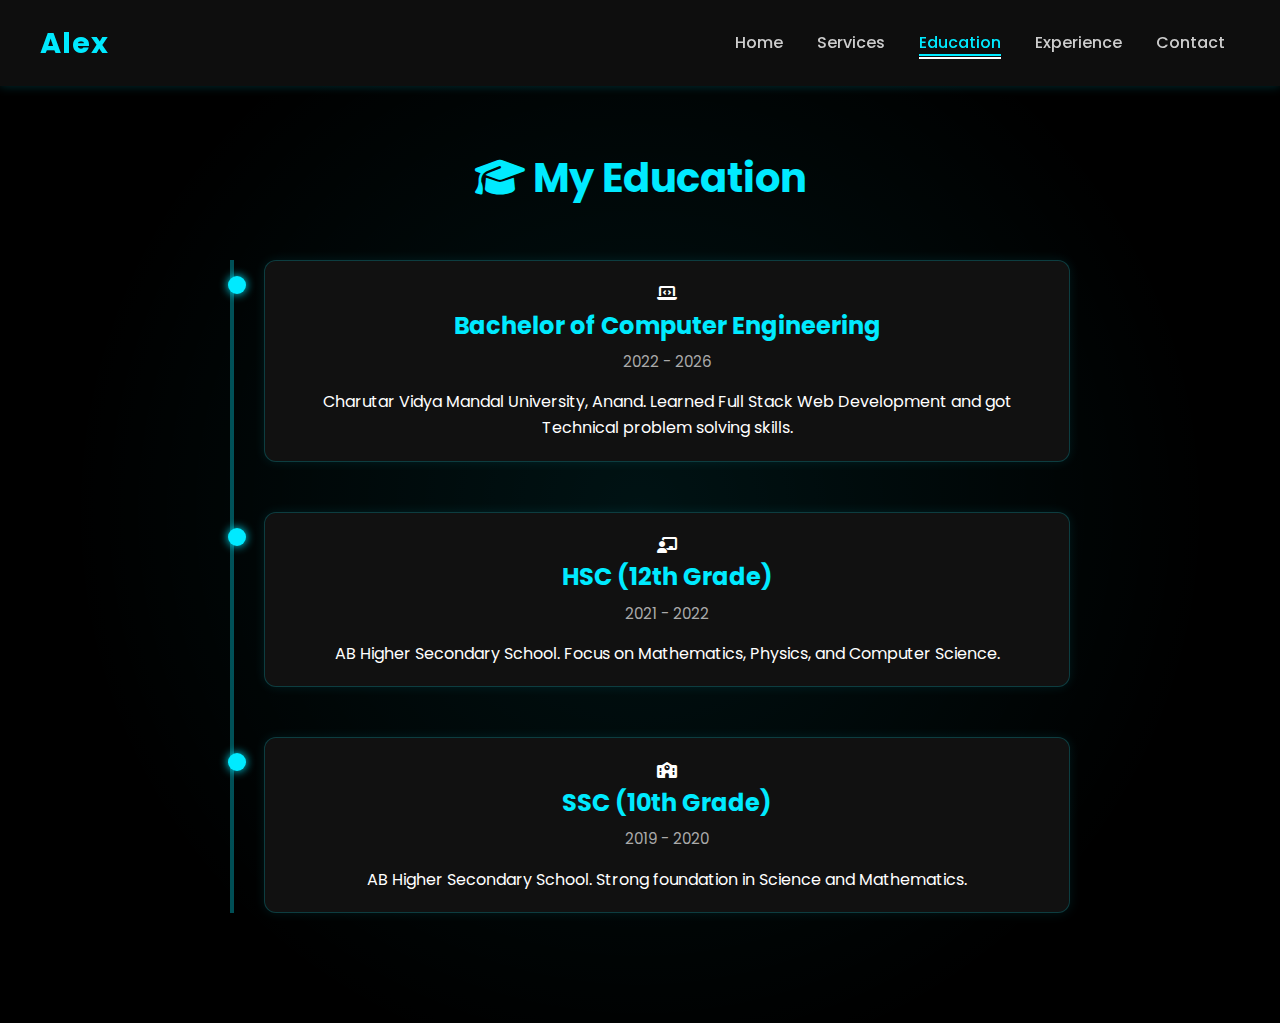
<file: education.html>
<!DOCTYPE html>
<html lang="en">
<head>
    <meta charset="UTF-8" />
    <meta name="viewport" content="width=device-width, initial-scale=1" />
    <link rel="stylesheet" href="https://cdnjs.cloudflare.com/ajax/libs/font-awesome/6.5.2/css/all.min.css" />
    <link rel="stylesheet" href="style.css" />
    <title>Education - Portfolio</title>
</head>
<body>

    <!-- Header -->
    <header>
        <a href="#" class="logo">Alex</a>
        <nav>
            <a href="index.html">Home</a>
            <a href="#">Services</a>
      
            <a href="education.html" class="active">Education</a>
            <a href="experience.html">Experience</a>
           <a href="index.html#contact">Contact</a>

            <link rel="stylesheet" href="edu.css" />
        </nav>
    </header>

    <!-- Education Section -->
    <section class="page-section education-section">
        <h2><i class="fas fa-graduation-cap"></i> My Education</h2>
        <div class="timeline">

            <div class="timeline-item">
                <div class="icon"><i class="fas fa-laptop-code"></i></div>
                <div class="content">
                    <h3>Bachelor of Computer Engineering</h3>
                    <span class="timeline-date">2022 - 2026</span>
                    <p>Charutar Vidya Mandal University, Anand. Learned Full Stack Web Development and got Technical problem solving skills.</p>
                </div>
            </div>

            <div class="timeline-item">
                <div class="icon"><i class="fas fa-chalkboard-teacher"></i></div>
                <div class="content">
                    <h3>HSC (12th Grade)</h3>
                    <span class="timeline-date">2021 - 2022</span>
                    <p>AB Higher Secondary School. Focus on Mathematics, Physics, and Computer Science.</p>
                </div>
            </div>

            <div class="timeline-item">
                <div class="icon"><i class="fas fa-school"></i></div>
                <div class="content">
                    <h3>SSC (10th Grade)</h3>
                    <span class="timeline-date">2019 - 2020</span>
                    <p>AB Higher Secondary School. Strong foundation in Science and Mathematics.</p>
                </div>
            </div>

        </div>
    </section>

</body>
</html>
</file>
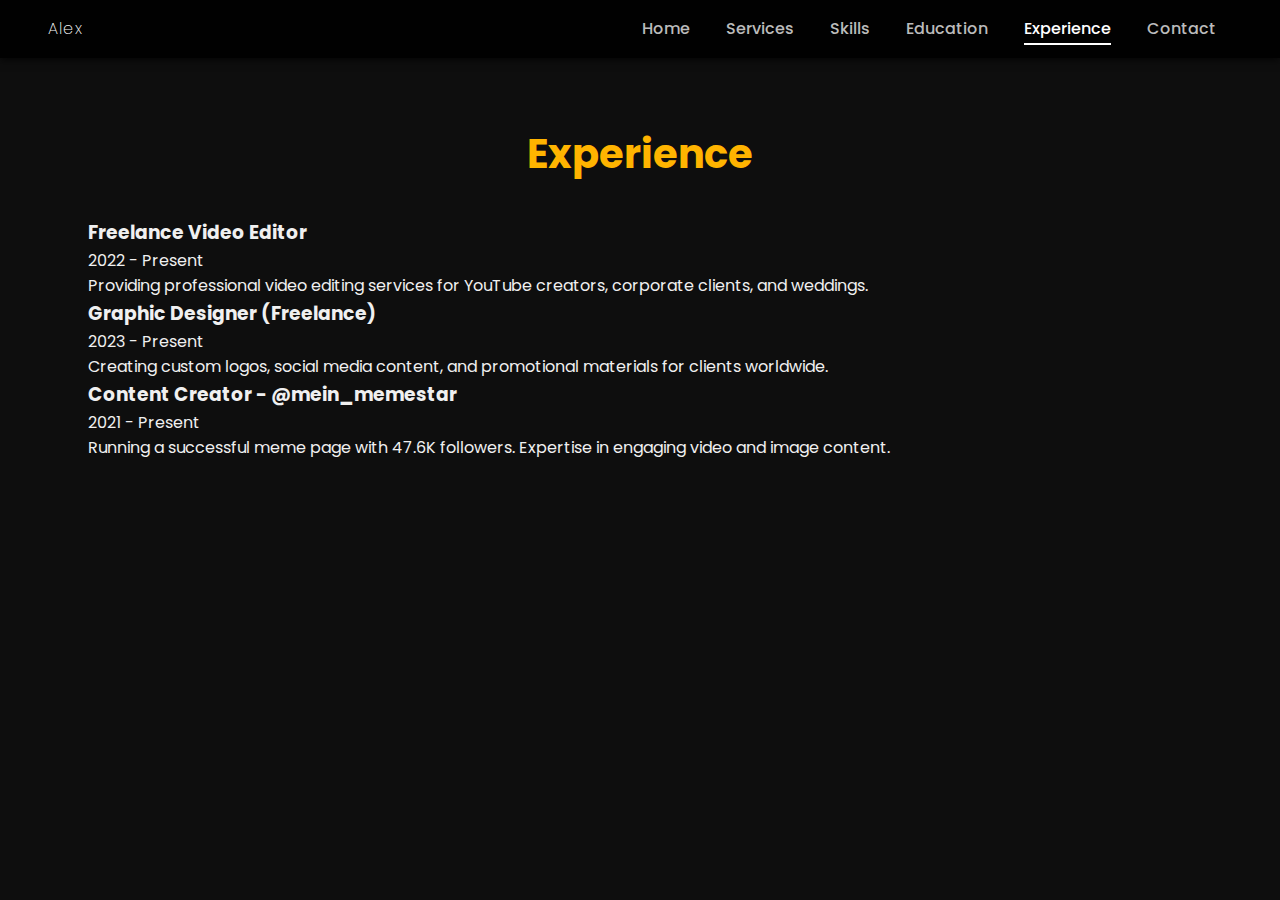
<file: experience.html>
<!DOCTYPE html>
<html lang="en">
<head>
    <meta charset="UTF-8" />
    <meta name="viewport" content="width=device-width, initial-scale=1" />
    <link rel="stylesheet" href="https://cdnjs.cloudflare.com/ajax/libs/font-awesome/6.5.2/css/all.min.css" />
    <link rel="stylesheet" href="style.css" />
    <title>Experience - Portfolio</title>
</head>
<body>

    <!-- Header -->
    <header>
        <a href="#" class="logo">Alex</a>
        <nav>
            <a href="index.html">Home</a>
            <a href="#">Services</a>
            <a href="#">Skills</a>
            <a href="education.html">Education</a>
            <a href="experience.html" class="active">Experience</a>
            <a href="#">Contact</a>
        </nav>
    </header>

    <!-- Experience Section -->
    <section class="page-section">
        <h2>Experience</h2>
        <div class="timeline">
            <div class="timeline-item">
                <h3>Freelance Video Editor</h3>
                <span class="timeline-date">2022 - Present</span>
                <p>Providing professional video editing services for YouTube creators, corporate clients, and weddings.</p>
            </div>
            <div class="timeline-item">
                <h3>Graphic Designer (Freelance)</h3>
                <span class="timeline-date">2023 - Present</span>
                <p>Creating custom logos, social media content, and promotional materials for clients worldwide.</p>
            </div>
            <div class="timeline-item">
                <h3>Content Creator - @mein_memestar</h3>
                <span class="timeline-date">2021 - Present</span>
                <p>Running a successful meme page with 47.6K followers. Expertise in engaging video and image content.</p>
            </div>
        </div>
    </section>

</body>
</html>
</file>
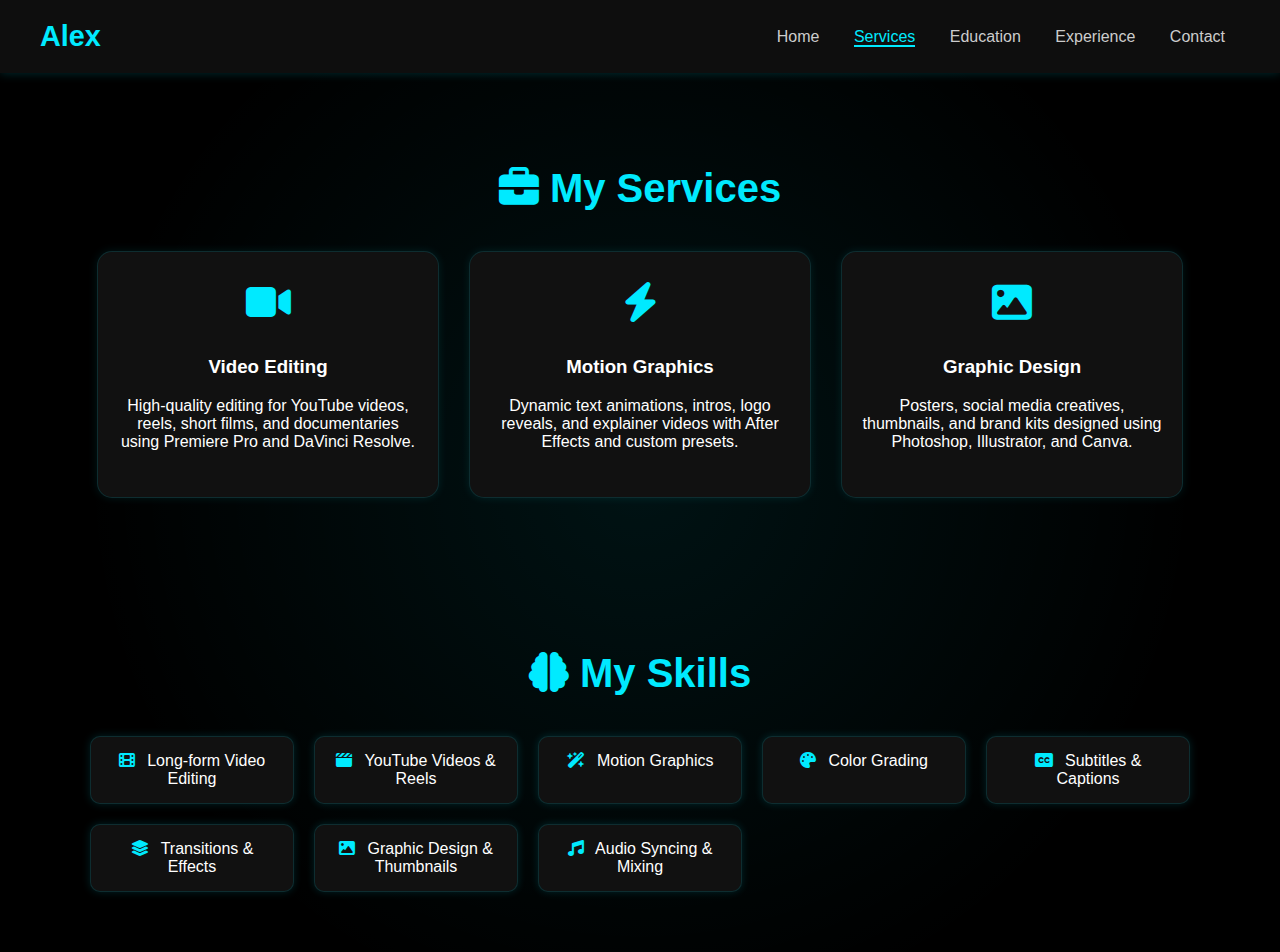
<file: skills_services.html>
<!DOCTYPE html>
<html lang="en">
<head>
    <meta charset="UTF-8" />
    <meta name="viewport" content="width=device-width, initial-scale=1.0" />
    <title>Skills & Services</title>
    <link rel="stylesheet" href="https://cdnjs.cloudflare.com/ajax/libs/font-awesome/6.5.2/css/all.min.css" />
    <link rel="stylesheet" href="skill.css" />
</head>
<body>

    <!-- Header -->
    <header>
        <a href="#" class="logo">Alex</a>
        <nav>
            <a href="index.html">Home</a>
            <a href="services.html" class="active">Services</a>
          
            <a href="education.html">Education</a>
            <a href="experience.html">Experience</a>
        <a href="index.html#contact">Contact</a>

        </nav>
    </header>

    <!-- Services Section -->
    <section class="page-section">
        <h2><i class="fas fa-briefcase"></i> My Services</h2>
        <div class="cards-container">
            <div class="card">
                <i class="fas fa-video"></i>
                <h3>Video Editing</h3>
                <p>High-quality editing for YouTube videos, reels, short films, and documentaries using Premiere Pro and DaVinci Resolve.</p>
            </div>
            <div class="card">
                <i class="fas fa-bolt"></i>
                <h3>Motion Graphics</h3>
                <p>Dynamic text animations, intros, logo reveals, and explainer videos with After Effects and custom presets.</p>
            </div>
            <div class="card">
                <i class="fas fa-image"></i>
                <h3>Graphic Design</h3>
                <p>Posters, social media creatives, thumbnails, and brand kits designed using Photoshop, Illustrator, and Canva.</p>
            </div>
        </div>
    </section>

    <!-- Skills Section -->
    <section class="page-section skills-section">
        <h2><i class="fas fa-brain"></i> My Skills</h2>
        <div class="skills-grid">
            <div class="skill-item"><i class="fas fa-film"></i> Long-form Video Editing</div>
            <div class="skill-item"><i class="fas fa-clapperboard"></i> YouTube Videos & Reels</div>
            <div class="skill-item"><i class="fas fa-wand-magic-sparkles"></i> Motion Graphics</div>
            <div class="skill-item"><i class="fas fa-palette"></i> Color Grading</div>
            <div class="skill-item"><i class="fas fa-closed-captioning"></i> Subtitles & Captions</div>
            <div class="skill-item"><i class="fas fa-layer-group"></i> Transitions & Effects</div>
            <div class="skill-item"><i class="fas fa-image"></i> Graphic Design & Thumbnails</div>
            <div class="skill-item"><i class="fas fa-music"></i> Audio Syncing & Mixing</div>
        </div>
    </section>

</body>
</html>
</file>
<file: edu.css>
/* Base Styles */
body {
    font-family: 'Segoe UI', Tahoma, Geneva, Verdana, sans-serif;
    margin: 0;
    padding: 0;
    background-color: #000;
    color: #ffffff;
    background-image: radial-gradient(circle at center, rgba(0, 238, 255, 0.08) 0%, transparent 70%);
    background-repeat: no-repeat;
    background-size: cover;
}

/* Header */
header {
    display: flex;
    justify-content: space-between;
    align-items: center;
    padding: 20px 40px;
    background: #0e0e0e;
    box-shadow: 0 0 10px #00eaff33;
}

.logo {
    font-size: 1.8rem;
    color: #00eaff;
    font-weight: bold;
    text-decoration: none;
}

nav a {
    margin: 0 15px;
    text-decoration: none;
    color: #ccc;
    transition: 0.3s;
}

nav a:hover,
nav a.active {
    color: #00eaff;
    border-bottom: 2px solid #00eaff;
}

/* Page Section */
.page-section {
    padding: 60px 20px;
    max-width: 900px;
    margin: auto;
    text-align: center;
}

.page-section h2 {
    font-size: 2.5rem;
    margin-bottom: 50px;
    color: #00eaff;
}

/* Timeline Styles */
.timeline {
    position: relative;
    margin-left: 20px;
    border-left: 4px solid #00eaff55;
    padding-left: 30px;
    animation: fadeIn 1s ease-in-out;
}

.timeline-item {
    position: relative;
    margin-bottom: 50px;
    background: #111;
    padding: 20px;
    border-radius: 12px;
    box-shadow: 0 0 12px rgba(0, 238, 255, 0.1);
    border: 1px solid rgba(0, 238, 255, 0.2);
    transition: 0.3s ease;
}

.timeline-item:hover {
    box-shadow: 0 0 20px rgba(0, 238, 255, 0.4);
    transform: translateY(-5px);
}

.timeline-item::before {
    content: "";
    position: absolute;
    left: -37px;
    top: 15px;
    width: 18px;
    height: 18px;
    background: #00eaff;
    border-radius: 50%;
    box-shadow: 0 0 10px #00eaff;
}

.timeline-item h3 {
    margin: 0;
    font-size: 1.5rem;
    color: #00eaff;
}

.timeline-date {
    display: block;
    font-size: 0.95rem;
    color: #aaa;
    margin-top: 5px;
    margin-bottom: 15px;
}

.timeline-item p {
    margin: 0;
    font-size: 1rem;
    line-height: 1.6;
}

/* Animation */
@keyframes fadeIn {
    from {
        opacity: 0;
        transform: translateY(30px);
    }
    to {
        opacity: 1;
        transform: translateY(0);
    }
}
</file>
<file: skill.css>
/* Base styles */
body {
    font-family: 'Segoe UI', Tahoma, Geneva, Verdana, sans-serif;
    margin: 0;
    padding: 0;
    background-color: #000;
    color: #ffffff;
    background-image: radial-gradient(circle at center, rgba(0, 238, 255, 0.08) 0%, transparent 70%);
    background-repeat: no-repeat;
    background-size: cover;
}

/* Header */
header {
    display: flex;
    justify-content: space-between;
    align-items: center;
    padding: 20px 40px;
    background: #0e0e0e;
    box-shadow: 0 0 10px #00eaff33;
}

.logo {
    font-size: 1.8rem;
    color: #00eaff;
    font-weight: bold;
    text-decoration: none;
}

nav a {
    margin: 0 15px;
    text-decoration: none;
    color: #ccc;
    transition: 0.3s;
}

nav a:hover,
nav a.active {
    color: #00eaff;
    border-bottom: 2px solid #00eaff;
}

/* Sections */
.page-section {
    padding: 60px 20px;
    max-width: 1100px;
    margin: auto;
    text-align: center;
}

.page-section h2 {
    font-size: 2.5rem;
    margin-bottom: 40px;
    color: #00eaff;
}

/* Services Cards */
.cards-container {
    display: flex;
    flex-wrap: wrap;
    gap: 30px;
    justify-content: center;
}

.card {
    background: #111;
    border: 1px solid #00eaff22;
    border-radius: 15px;
    padding: 30px 20px;
    width: 300px;
    color: #fff;
    transition: 0.4s ease;
    box-shadow: 0 0 10px rgba(0, 238, 255, 0.1);
}

.card:hover {
    transform: translateY(-10px);
    box-shadow: 0 0 20px rgba(0, 238, 255, 0.4);
}

.card i {
    font-size: 2.5rem;
    margin-bottom: 15px;
    color: #00eaff;
}

/* Skills Grid */
.skills-grid {
    display: grid;
    grid-template-columns: repeat(auto-fit, minmax(180px, 1fr));
    gap: 20px;
    margin-top: 30px;
}

.skill-item {
    background: #111;
    padding: 15px 20px;
    border-radius: 10px;
    border: 1px solid #00eaff22;
    box-shadow: 0 0 8px rgba(0, 238, 255, 0.15);
    transition: 0.3s;
    font-size: 1rem;
}

.skill-item:hover {
    background-color: #00eaff11;
    box-shadow: 0 0 12px rgba(0, 238, 255, 0.4);
    color: #00eaff;
}

.skill-item i {
    margin-right: 8px;
    color: #00eaff;
}
</file>
<file: style.css>
/* Import Google Fonts */
    @import url('https://fonts.googleapis.com/css2?family=Poppins:wght@300;400;500;600;700&display=swap');

    /* Reset and Base Styles */
    * {
        margin: 0;
        padding: 0;
        box-sizing: border-box;
        font-family: 'Poppins', sans-serif;
        scroll-behavior: smooth;
    }

    body {
        background-color: #0e0e0e;
        color: #f0f0f0;
        line-height: 1.6;
    }

    /* Header */
    header {
        display: flex;
        justify-content: space-between;
        align-items: center;
        padding: 1rem 3rem;
        background-color: rgba(0, 0, 0, 0.9);
        position: sticky;
        top: 0;
        z-index: 100;
        box-shadow: 0 2px 8px rgba(0, 0, 0, 0.7);
    }

    .logo {
        font-size: 1rem;
        font-weight: 200;
        color: #ffffff;
        text-decoration: none;
        letter-spacing: 1px;
    }

    nav a {
        margin: 0 1rem;
        text-decoration: none;
        color: #bbb;
        font-weight: 500;
        position: relative;
    }

    nav a:hover,
    nav a.active {
        color: #fff;
    }

    nav a::after {
        content: "";
        display: block;
        width: 0;
        height: 2px;
        background: #fff;
        transition: width 0.3s ease-in-out;
        position: absolute;
        bottom: -5px;
        left: 0;
    }

    nav a:hover::after,
    nav a.active::after {
        width: 100%;
    }

    /* Sections */
    section {
        padding: 4rem 3rem;
        max-width: 1200px;
        margin: auto;
    }

    h2 {
        font-size: 2.5rem;
        margin-bottom: 2rem;
        text-align: center;
        color: #ffb400;
    }

    /* Home Section - Larger */
    .home {
        size: 3;
        display: flex;
        flex-wrap: wrap;
        align-items: center;
        justify-content: center;
        min-height: 100vh;
        gap: 3rem;
        position: relative;
        overflow: hidden;
        padding: 5rem 3rem;
        background: radial-gradient(circle at center, #1c1c1c 0%, #0e0e0e 70%);
    }

    .home::before {
        content: "";
        position: absolute;
        width: 1000px;
        height: 1000px;
        background: radial-gradient(circle, rgba(0, 238, 255, 0.2) 0%, transparent 70%);
        top: 50%;
        left: 50%;
        transform: translate(-50%, -50%) scale(1);
        animation: pulseGlow 6s ease-in-out infinite;
        z-index: 0;
        border-radius: 50%;
    }

    @keyframes pulseGlow {
        0%, 100% {
            transform: translate(-50%, -50%) scale(1);
        }
        50% {
            transform: translate(-50%, -50%) scale(1.2);
        }
    }

    .home-img img {
        width: 200px;
        height: 200px;
        object-fit: cover;
        border-radius: 50%;
        border: 6px solid #ffffff;
        transition: transform 0.4s ease;
        box-shadow: 0 12px 24px rgba(0, 213, 255, 0.5);
    }

    .home-img img:hover {
        transform: scale(1.08);
    }

    .home-content {
        max-width: 700px;
    }

    .home-content h1 {
        font-size: 4rem;
        margin-bottom: 1.2rem;
    }

    .home-content h1 span {
        color: #ffb400;
    }

    .typing-text {
        font-size: 1.5rem;
    }

    .typing-text span {
        color: #ffb400;
        font-weight: bold;
    }

    .home-content p {
        margin-bottom: 2rem;
        color: #ccc;
        font-size: 1.1rem;
        line-height: 1.7;
    }

    .social-icons a {
        font-size: 1.8rem;
        margin-right: 1.2rem;
        color: #ffb400;
        transition: transform 0.3s ease, color 0.3s ease;
    }

    .social-icons a:hover {
        transform: scale(1.3);
        color: #fff;
    }

    .btn {
        display: inline-block;
        padding: 1rem 2.5rem;
        margin-top: 1.2rem;
        background-color: #ffb400;
        color: #000;
        font-weight: 600;
        border-radius: 40px;
        text-decoration: none;
        font-size: 1.1rem;
        transition: background-color 0.3s ease, transform 0.3s ease;
    }

    .btn:hover {
        background-color: #e6a200;
        transform: scale(1.08);
    }

    .home-img img,
    .home-content {
        position: relative;
        z-index: 1;
    }

    /* Services */
    .services .service-items {
        display: grid;
        grid-template-columns: repeat(auto-fit, minmax(250px, 1fr));
        gap: 2rem;
    }

    .service-item {
        background-color: #1a1a1a;
        padding: 2rem;
        border-radius: 15px;
        text-align: center;
        transition: transform 0.4s ease, box-shadow 0.4s ease;
        cursor: pointer;
    }

    .service-item:hover {
        transform: translateY(-10px);
        box-shadow: 0 12px 24px rgba(255, 180, 0, 0.3);
    }

    .service-item i {
        font-size: 3rem;
        margin-bottom: 1rem;
        color: #ffb400;
    }

    .service-item h3 {
        margin-bottom: 1rem;
        color: #fff;
    }

    .service-item p {
        color: #ccc;
    }

    /* Clients and Videos - Smaller */
    .clients .videos {
        display: grid;
        grid-template-columns: repeat(auto-fit, minmax(250px, 1fr));
        gap: 1.5rem;
    }

    .video-container {
        overflow: hidden;
        border-radius: 12px;
        box-shadow: 0 6px 12px rgba(255, 180, 0, 0.3);
        transition: transform 0.4s ease;
        max-width: 250px;
        margin: auto;
    }

    .video-container video {
        width: 100%;
        height: auto;
        display: block;
    }

    .video-container:hover {
        transform: scale(1.03);
    }

    /* Contact Section */
    .contact form {
        max-width: 600px;
        margin: auto;
        display: flex;
        flex-direction: column;
        gap: 1.5rem;
    }

    .contact label {
        font-weight: 500;
        color: #ffb400;
    }

    .contact input,
    .contact textarea {
        padding: 0.8rem 1rem;
        border-radius: 10px;
        border: none;
        background-color: #1a1a1a;
        color: #fff;
        font-size: 1rem;
        transition: background-color 0.3s ease;
    }

    .contact input:focus,
    .contact textarea:focus {
        background-color: #2a2a2a;
        outline: none;
    }

    .contact button.btn {
        align-self: flex-start;
    }

    /* Responsive */
    @media (max-width: 768px) {
        header {
            flex-direction: column;
            align-items: flex-start;
        }

        nav {
            margin-top: 1rem;
        }

        nav a {
            display: inline-block;
            margin-bottom: 0.5rem;
        }

        .home {
            flex-direction: column;
            text-align: center;
        }

        .home-content {
            max-width: 100%;
        }
    }
    /* Make Event Trailer video bigger */
    .event-trailer .video-container video {
        width: 80%; /* adjust as needed */
        max-width: 1000px; /* optional max limit */
        height: auto;
        display: block;
        margin: 0 auto;
    }

    /* Make Wedding Video bigger */
    .wedding-video .video-container video {
        width: 80%; /* adjust as needed */
        max-width: 1000px; /* optional max limit */
        height: auto;
        display: block;
        margin: 0 auto;
    }
    .typing-text span::after {
        content: '|';
        animation: blink 0.7s infinite;
        margin-left: 5px;
        color: #fbf9f9; /* or white if dark background */
    }

    @keyframes blink {
        0%, 50%, 100% { opacity: 1; }
        25%, 75% { opacity: 0; }
    }
    /* Two Column Video Sections */
    .two-column-section .video-row {
        display: flex;
        flex-wrap: wrap;
        gap: 2rem;
        justify-content: center;
        align-items: flex-start;
    }

    .video-box {
        flex: 1 1 400px;
        max-width: 480px;
        background-color: #1a1a1a;
        padding: 1rem;
        border-radius: 12px;
        box-shadow: 0 6px 12px rgba(255, 180, 0, 0.2);
        transition: transform 0.3s ease;
        text-align: center;
    }

    .video-box h3 {
        margin-bottom: 1rem;
        font-size: 1.2rem;
        color: #ffb400;
    }

    .video-box video {
        width: 100%;
        border-radius: 10px;
    }

    .video-box:hover {
        transform: scale(1.02);
    }

    /* Responsive */
    @media (max-width: 768px) {
        .two-column-section .video-row {
            flex-direction: column;
            align-items: center;
        }

        .video-box {
            width: 90%;
        }
    }
    /* Ensure Event & Wedding videos are same size */
    .video-box video {
        width: 100%;
        height: 300px; /* Fixed height for uniformity */
        object-fit: cover;
        border-radius: 10px;
    }
    .showreel video {
        width: 100%;
        height: 500px; /* Adjust height as needed */
        border-radius: 10px;
        box-shadow: 0 6px 12px rgba(255, 180, 0, 0.3);
    }
 .showreell video {
        width: 100%;
        height: 500px; /* Adjust height as needed */
        border-radius: 10px;
        box-shadow: 0 6px 12px rgba(255, 180, 0, 0.3);
    }
    .two-column-section .video-row {
    display: flex;
    justify-content: center;
    gap: 30px;
    flex-wrap: wrap;
    margin-top: 20px;
}

.video-box {
    width: 45%;
}

.video-box h3 {
    text-align: center;
    margin-bottom: 10px;
}

.short-videos {
    display: flex;
    justify-content: center;
    gap: 30px;
    flex-wrap: wrap;
}

/* Fix Shortform Showreel video size */
.shortform-showreel .video-container {
    max-width: 900px;   /* increase container width */
    width: 100%;
}

.shortform-showreel .video-container video {
    width: 100%;
    max-width: 900px;
    aspect-ratio: 16/9; /* perfect for 1920x1080 */
    height: auto;
    display: block;
    margin: 0 auto;
}



.contact-email{
    text-align:center;
    margin-top:30px;
}

.email-btn{
    display:inline-block;
    padding:12px 28px;
    background:#ffb400;
    color:#000;
    font-weight:600;
    border-radius:30px;
    text-decoration:none;
    font-size:16px;
    transition:0.3s;
}

.email-btn i{
    margin-right:8px;
}

.email-btn:hover{
    background:#e6a200;
    transform:scale(1.05);
}

.email-text{
    margin-top:12px;
    color:#ccc;
    font-size:14px;
}
</file>
